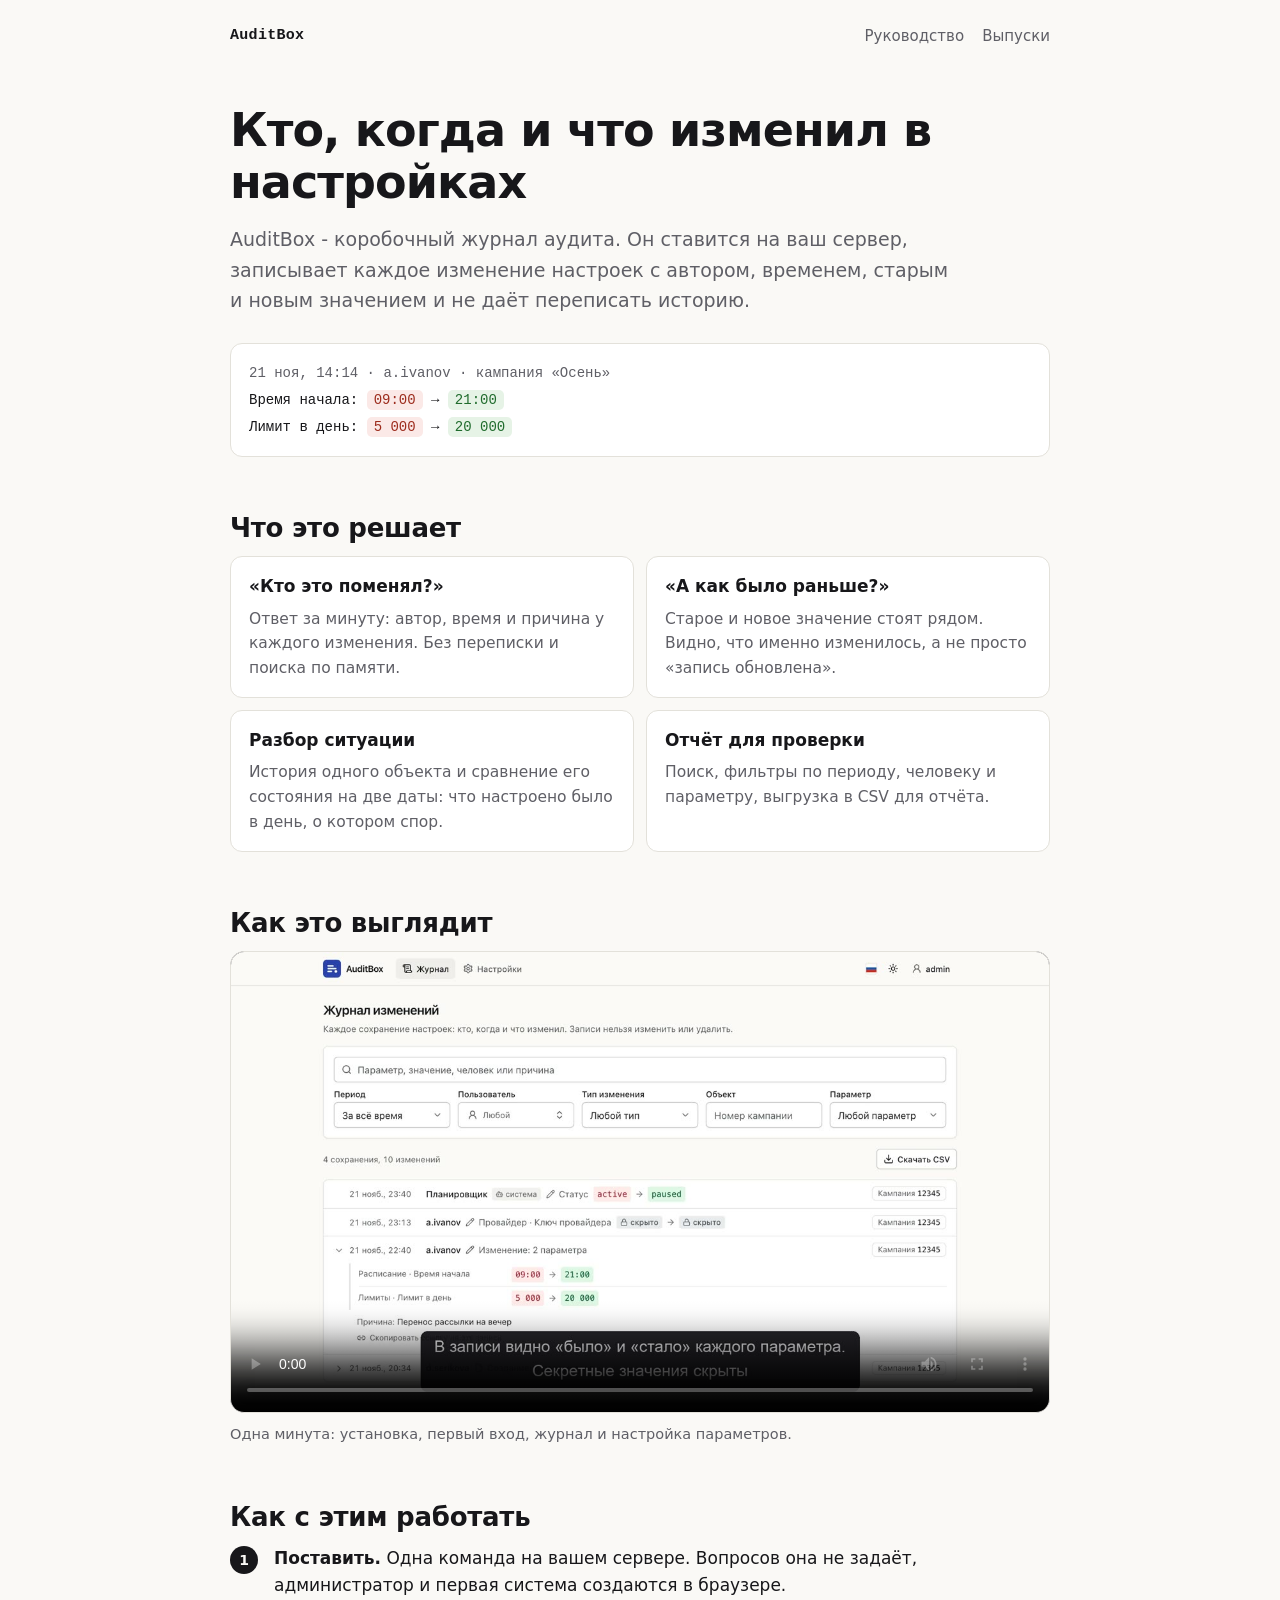
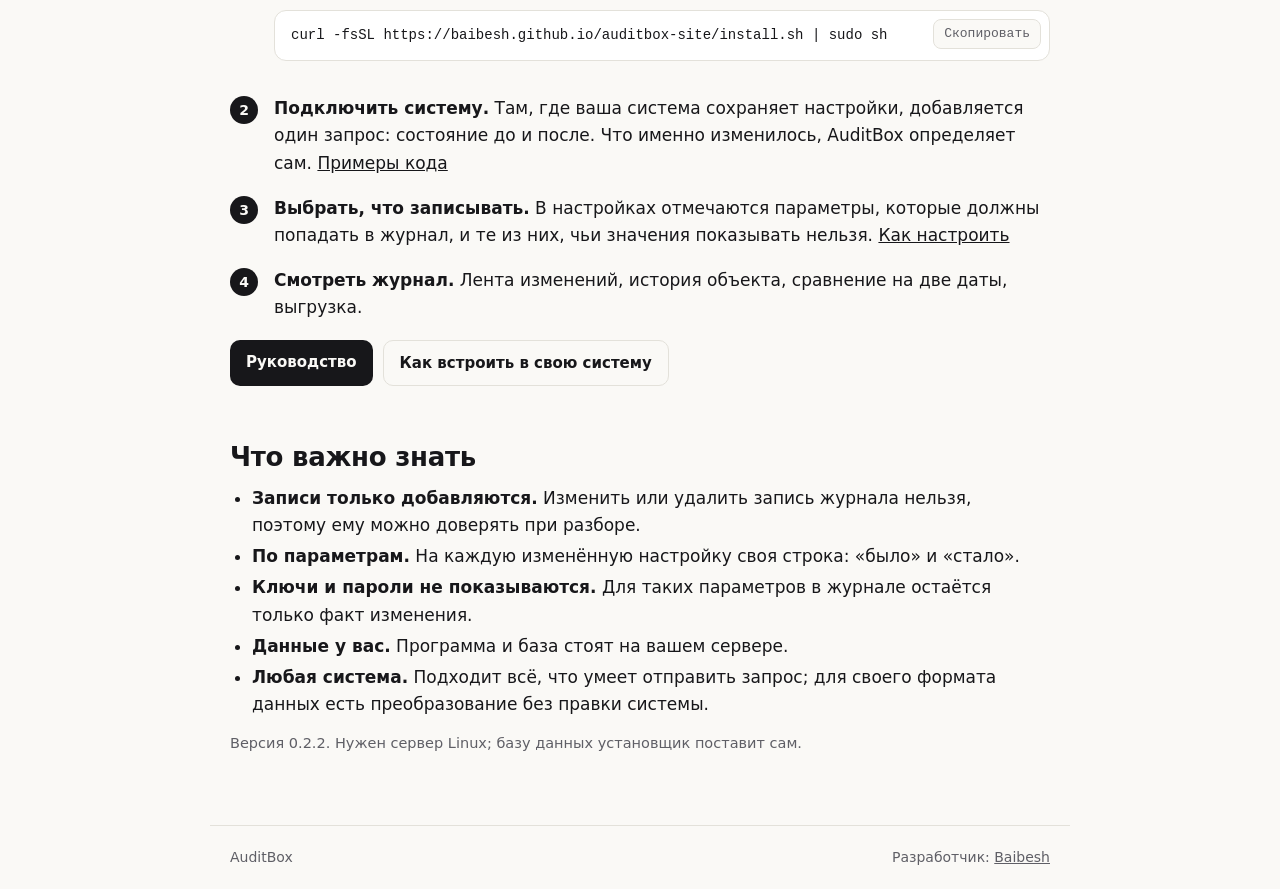
<file: index.html>
<!doctype html>
<html lang="ru">
<head>
<meta charset="utf-8">
<meta name="viewport" content="width=device-width, initial-scale=1">
<title>AuditBox - журнал изменений настроек</title>
<meta name="description" content="AuditBox - коробочный журнал аудита: кто, когда и что изменил в настройках вашей системы. Ставится на ваш сервер одной командой.">
<link rel="stylesheet" href="style.css">
</head>
<body>
<header class="top">
  <a class="mark" href="./">AuditBox</a>
  <nav class="top"><a href="guide.html">Руководство</a><a href="https://github.com/baibesh/auditbox-site/releases">Выпуски</a></nav>
</header>
<main>
  <h1>Кто, когда и что изменил в настройках</h1>
  <p class="lead">AuditBox - коробочный журнал аудита. Он ставится на ваш сервер, записывает каждое изменение настроек с автором, временем, старым и новым значением и не даёт переписать историю.</p>

  <div class="diff" aria-label="Пример записи журнала">
    <div class="who">21 ноя, 14:14 · a.ivanov · кампания «Осень»</div>
    <div>Время начала: <span class="old">09:00</span> → <span class="new">21:00</span></div>
    <div>Лимит в день: <span class="old">5 000</span> → <span class="new">20 000</span></div>
  </div>

  <h2 id="why">Что это решает</h2>
  <div class="cards">
    <div class="card"><h3>«Кто это поменял?»</h3><p>Ответ за минуту: автор, время и причина у каждого изменения. Без переписки и поиска по памяти.</p></div>
    <div class="card"><h3>«А как было раньше?»</h3><p>Старое и новое значение стоят рядом. Видно, что именно изменилось, а не просто «запись обновлена».</p></div>
    <div class="card"><h3>Разбор ситуации</h3><p>История одного объекта и сравнение его состояния на две даты: что настроено было в день, о котором спор.</p></div>
    <div class="card"><h3>Отчёт для проверки</h3><p>Поиск, фильтры по периоду, человеку и параметру, выгрузка в CSV для отчёта.</p></div>
  </div>

  <h2 id="video">Как это выглядит</h2>
  <video controls preload="metadata" poster="video/poster.jpg">
    <source src="video/auditbox-install.mp4" type="video/mp4">
  </video>
  <p class="small" style="margin-top:10px">Одна минута: установка, первый вход, журнал и настройка параметров.</p>

  <h2 id="how">Как с этим работать</h2>
  <ol class="steps">
    <li><strong>Поставить.</strong> Одна команда на вашем сервере. Вопросов она не задаёт, администратор и первая система создаются в браузере.
      <pre class="cmd" style="margin-top:10px"><code>curl -fsSL https://baibesh.github.io/auditbox-site/install.sh | sudo sh</code></pre>
    </li>
    <li><strong>Подключить систему.</strong> Там, где ваша система сохраняет настройки, добавляется один запрос: состояние до и после. Что именно изменилось, AuditBox определяет сам. <a href="guide.html#integrate">Примеры кода</a></li>
    <li><strong>Выбрать, что записывать.</strong> В настройках отмечаются параметры, которые должны попадать в журнал, и те из них, чьи значения показывать нельзя. <a href="guide.html#parameters">Как настроить</a></li>
    <li><strong>Смотреть журнал.</strong> Лента изменений, история объекта, сравнение на две даты, выгрузка.</li>
  </ol>
  <div class="row">
    <a class="button" href="guide.html">Руководство</a>
    <a class="button quiet" href="guide.html#integrate">Как встроить в свою систему</a>
  </div>

  <h2>Что важно знать</h2>
  <ul>
    <li><strong>Записи только добавляются.</strong> Изменить или удалить запись журнала нельзя, поэтому ему можно доверять при разборе.</li>
    <li><strong>По параметрам.</strong> На каждую изменённую настройку своя строка: «было» и «стало».</li>
    <li><strong>Ключи и пароли не показываются.</strong> Для таких параметров в журнале остаётся только факт изменения.</li>
    <li><strong>Данные у вас.</strong> Программа и база стоят на вашем сервере.</li>
    <li><strong>Любая система.</strong> Подходит всё, что умеет отправить запрос; для своего формата данных есть преобразование без правки системы.</li>
  </ul>
  <p class="small">Версия 0.2.2. Нужен сервер Linux; базу данных установщик поставит сам.</p>
</main>
<footer>
  <span>AuditBox</span>
  <span>Разработчик: <a href="https://github.com/baibesh">Baibesh</a></span>
</footer>
<script src="copy.js"></script>
</body>
</html>
</file>
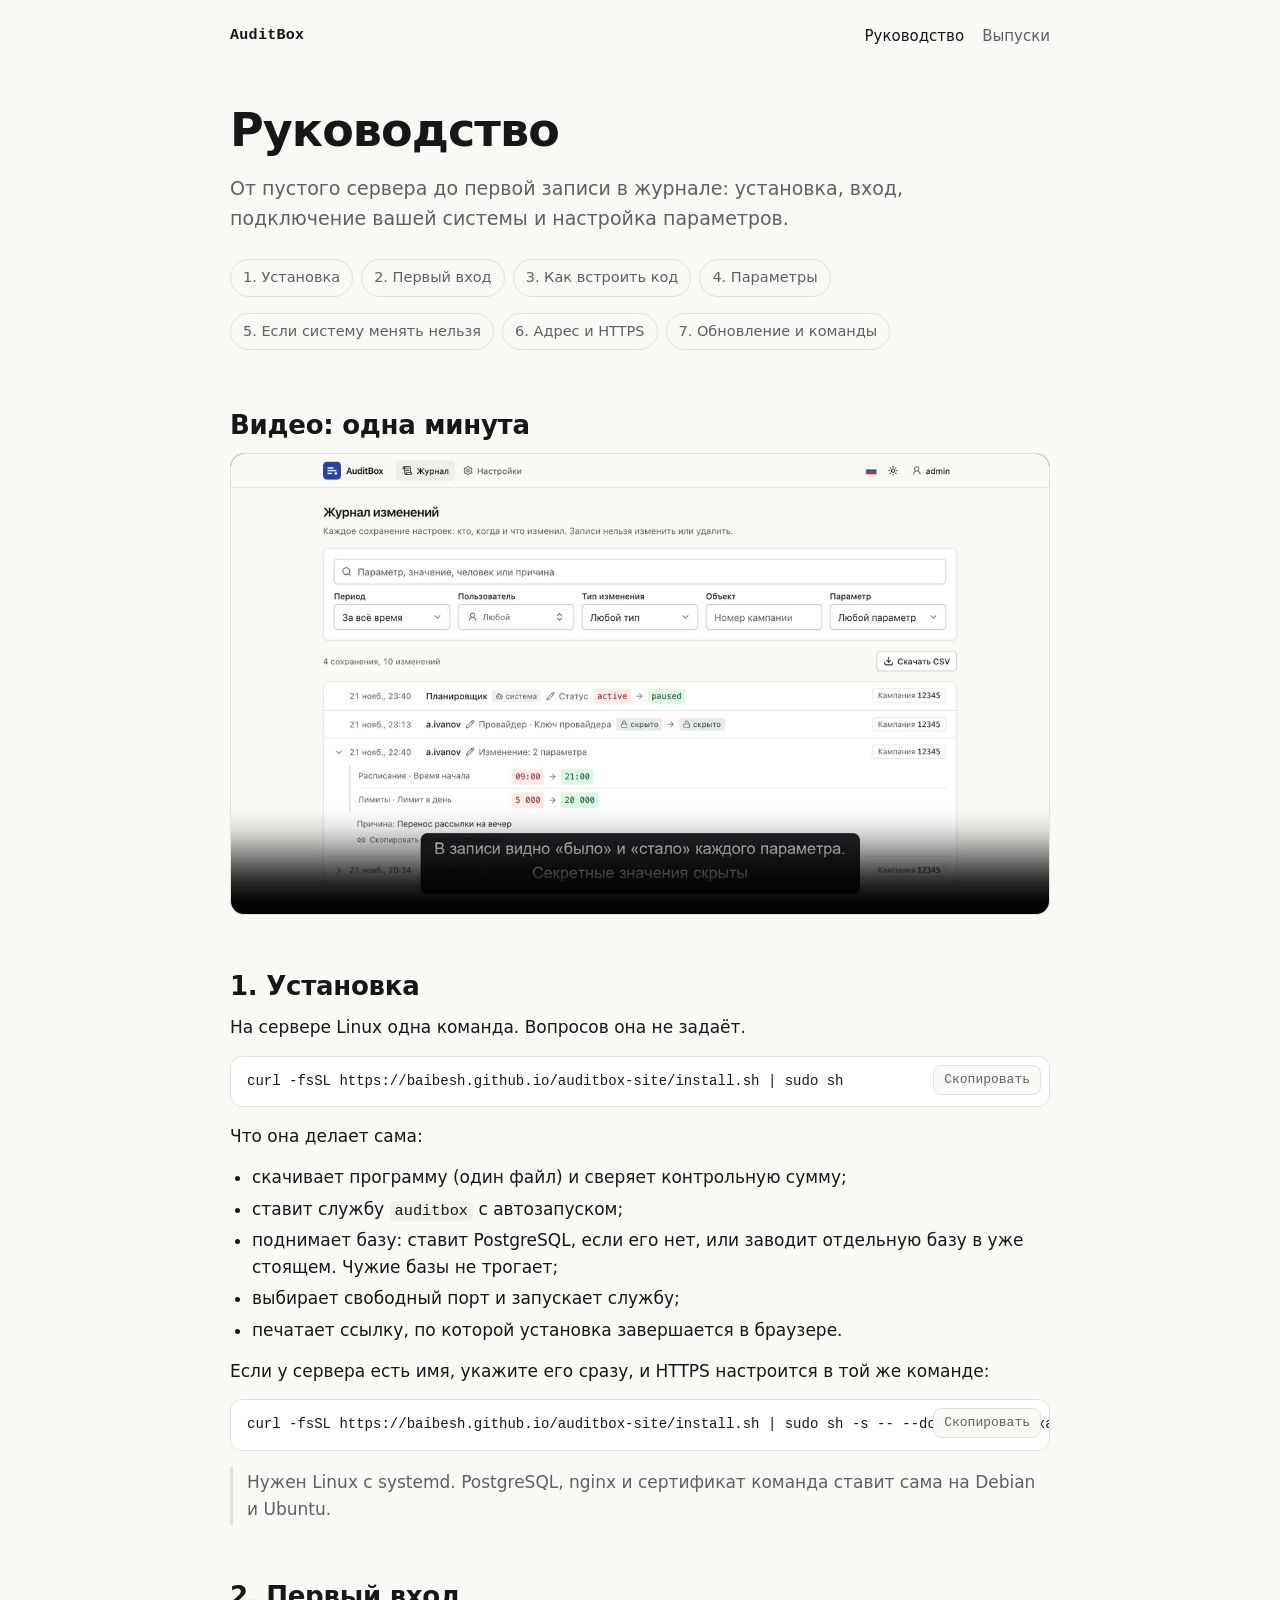
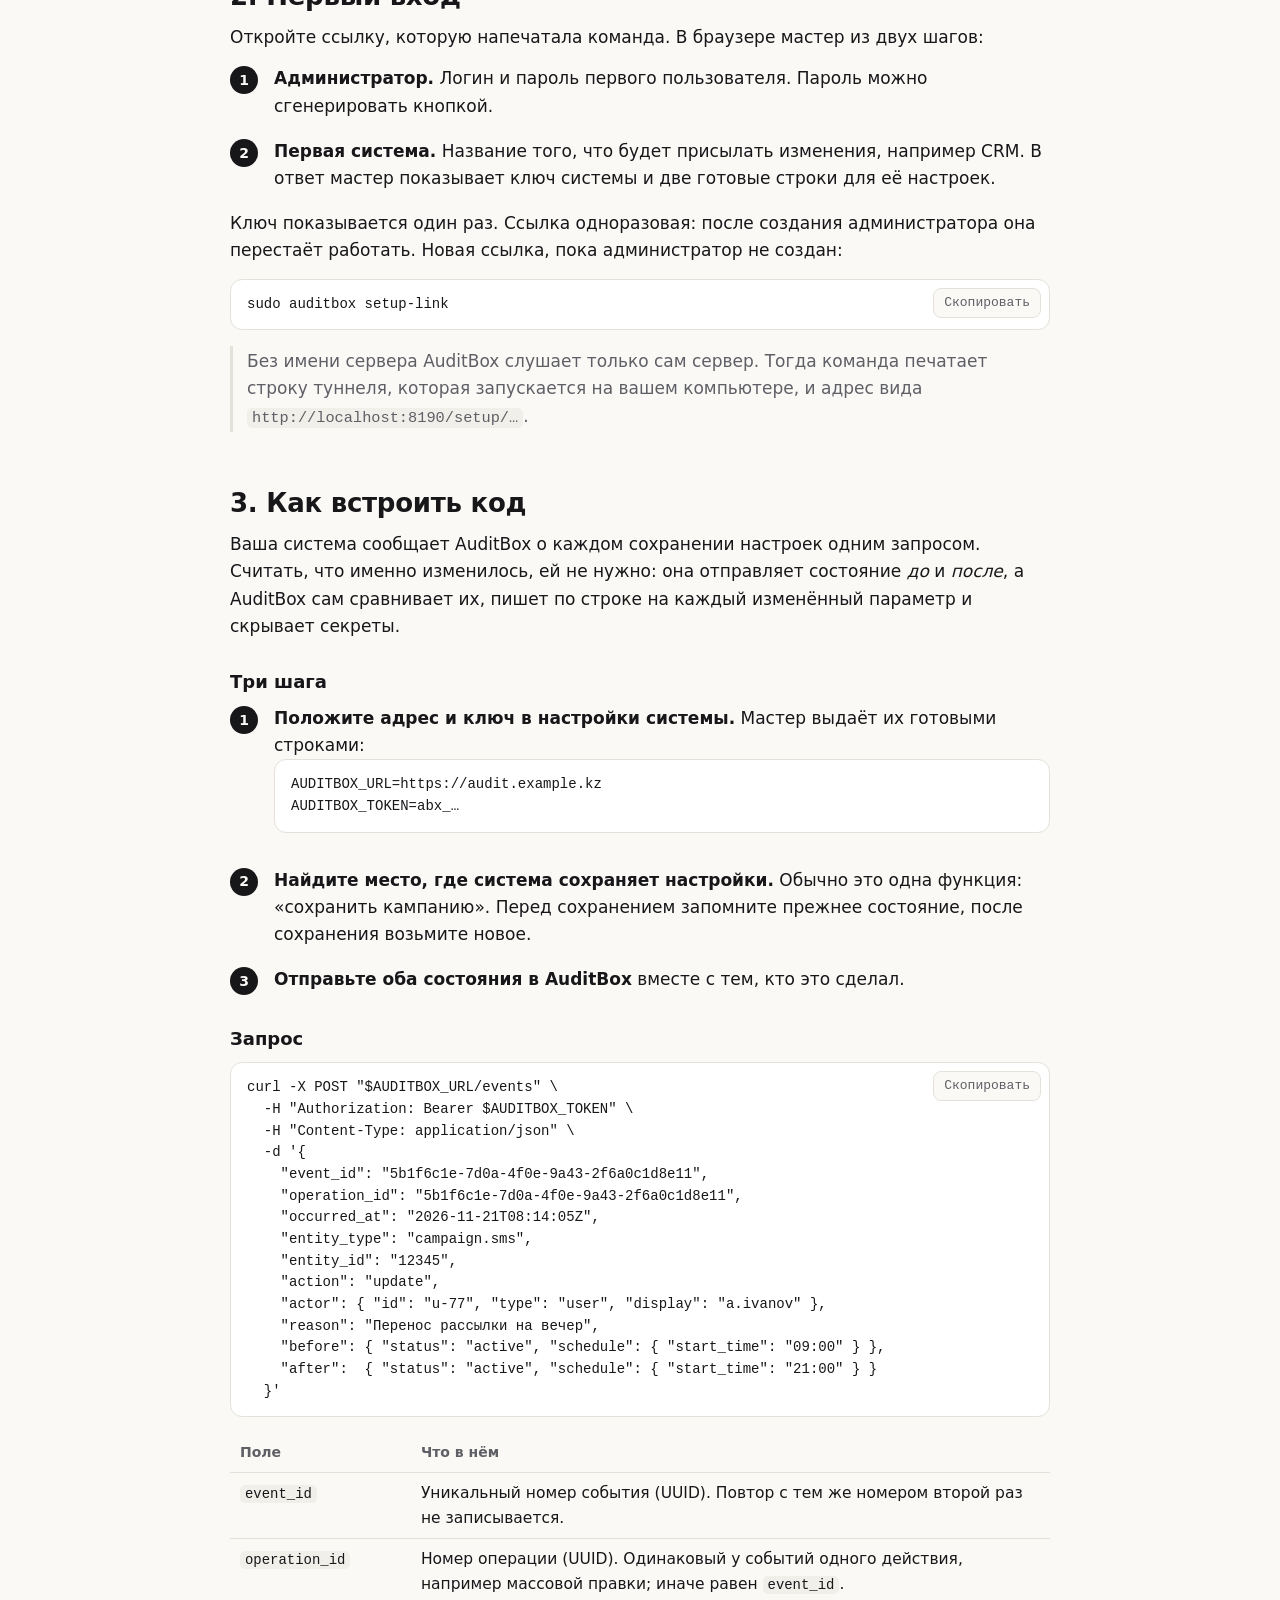
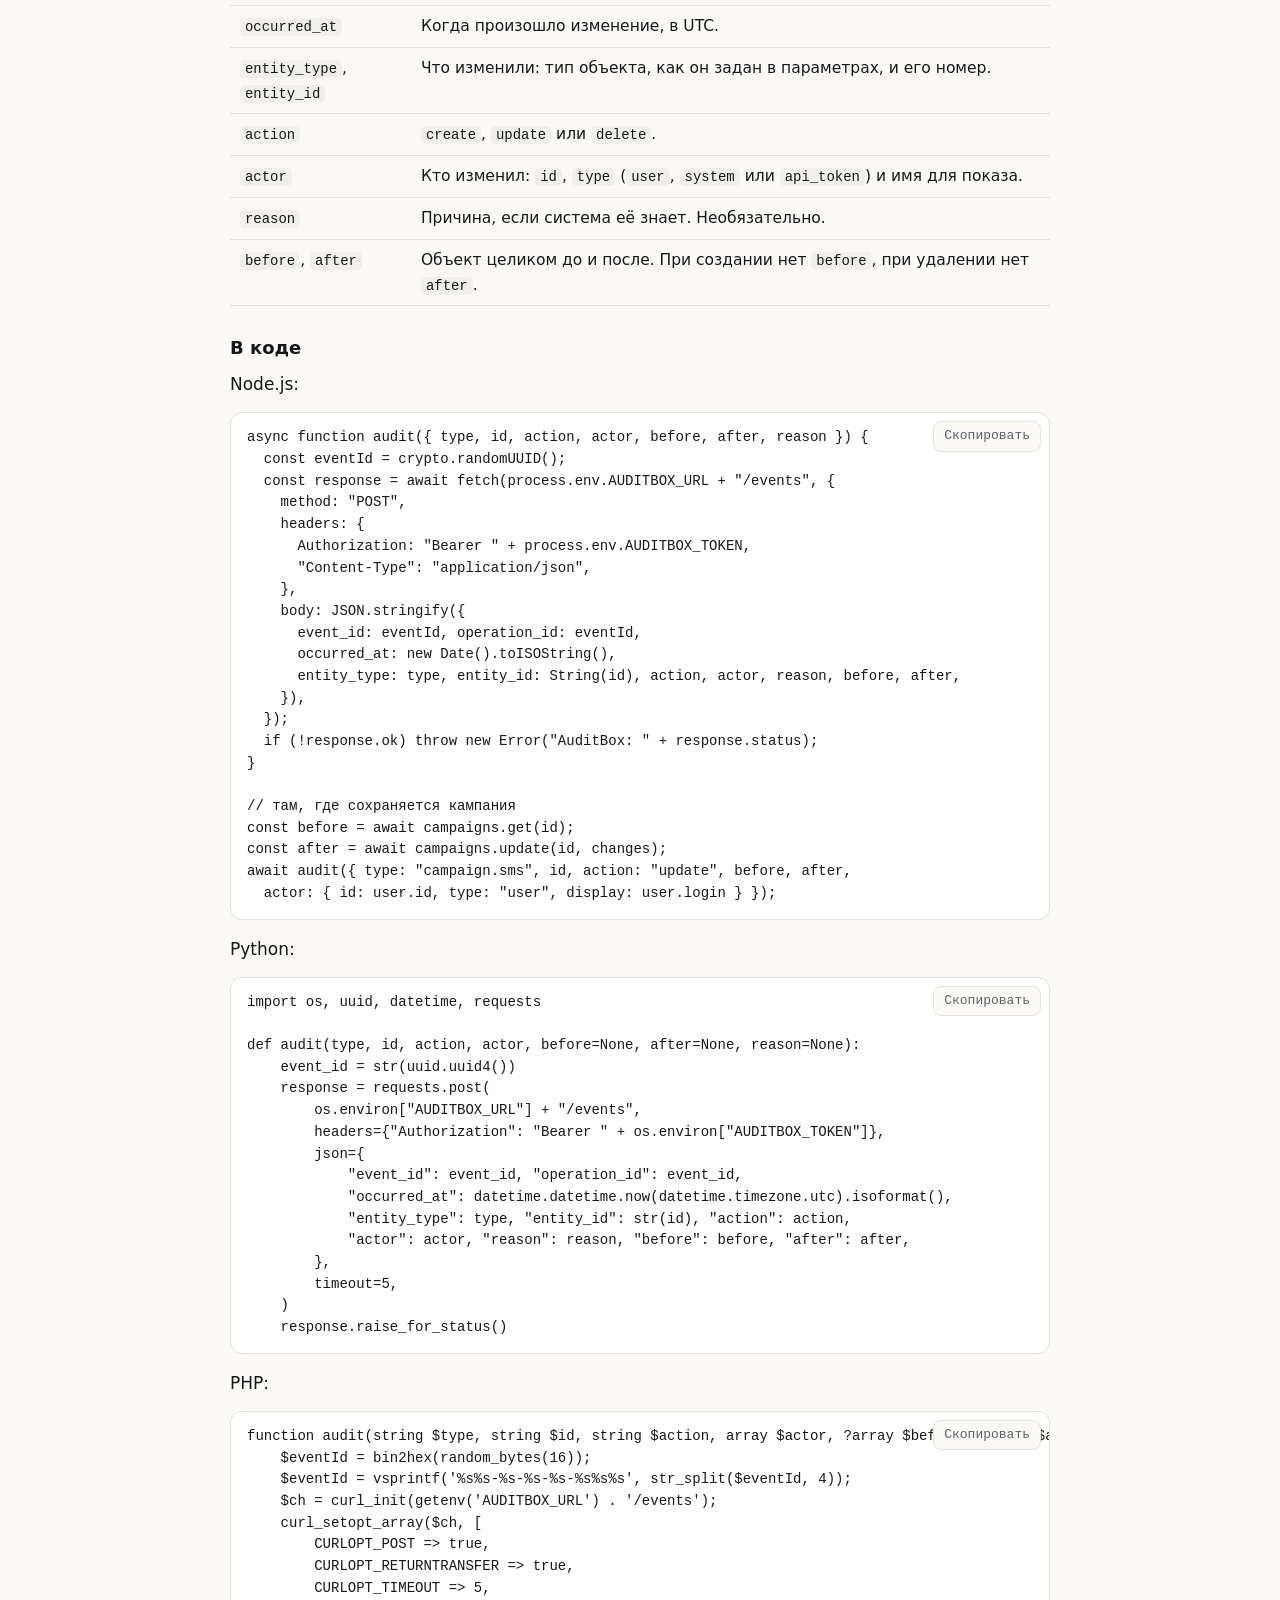
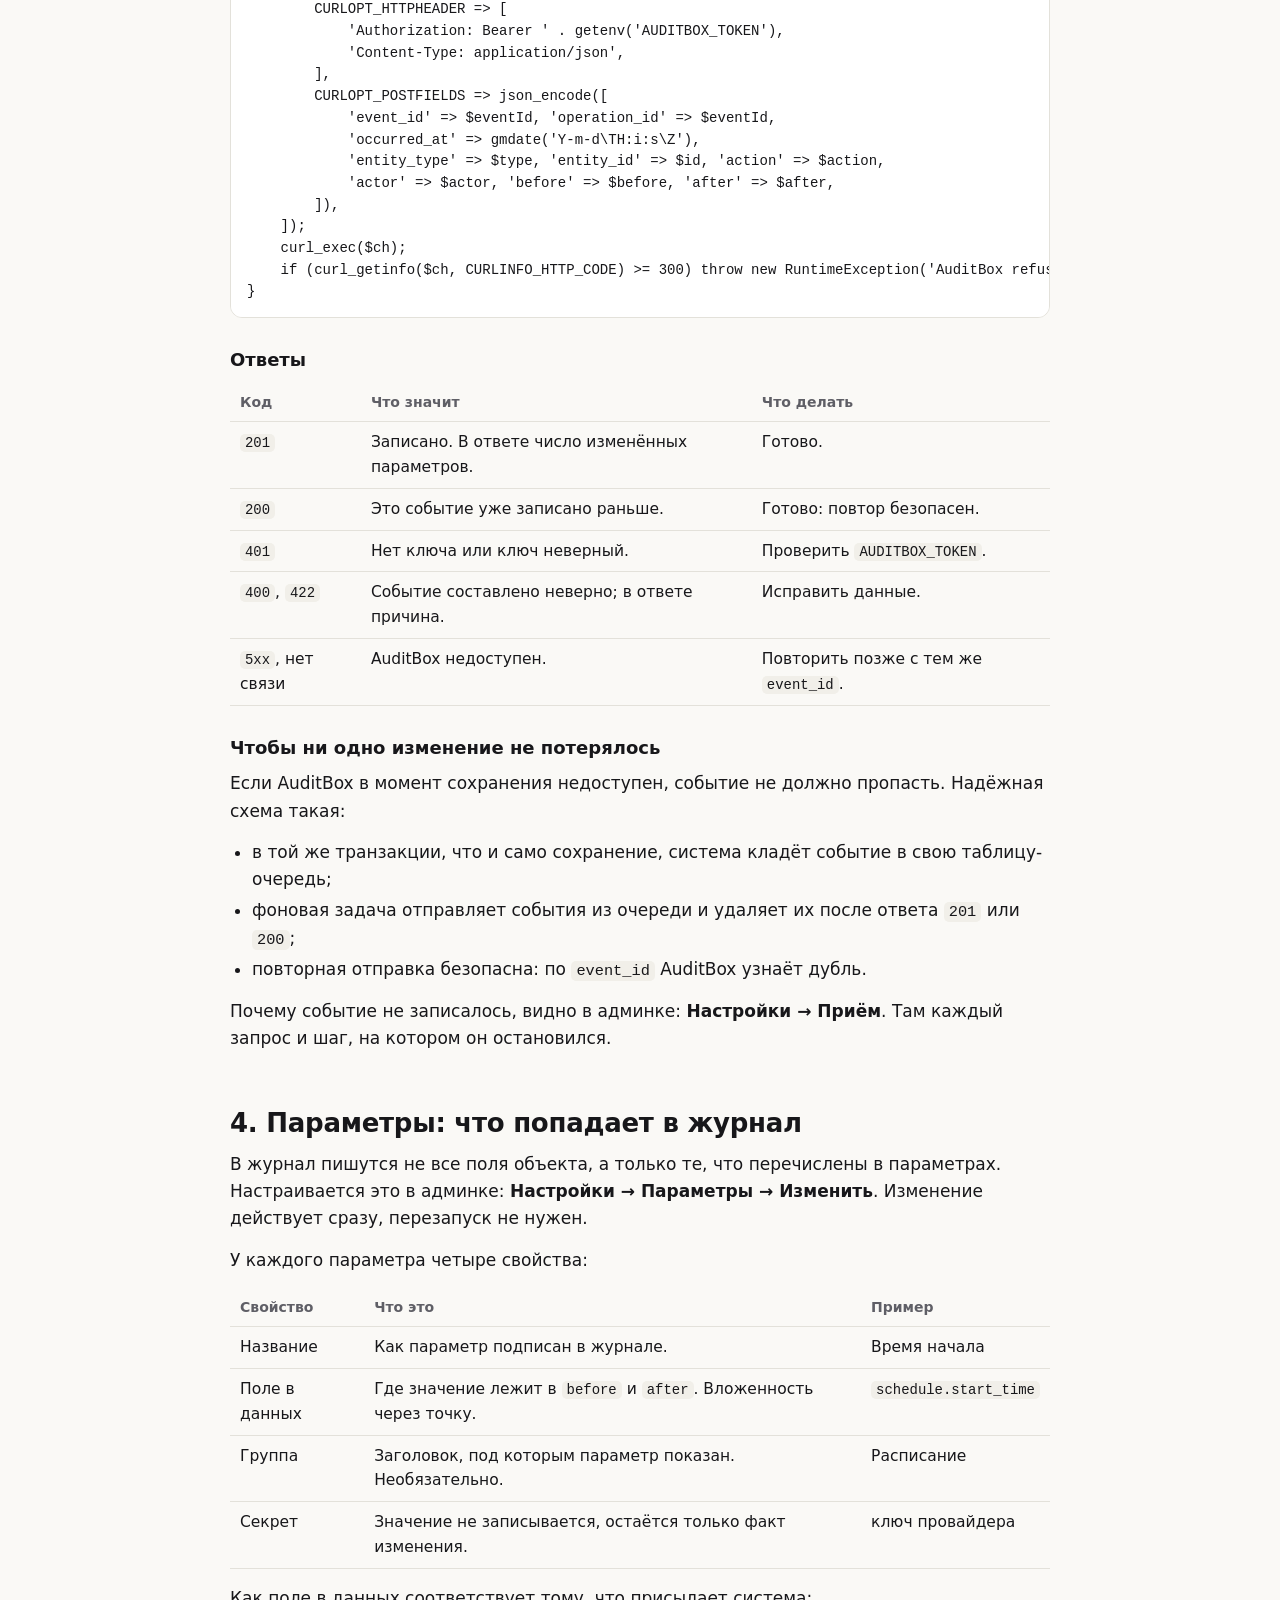
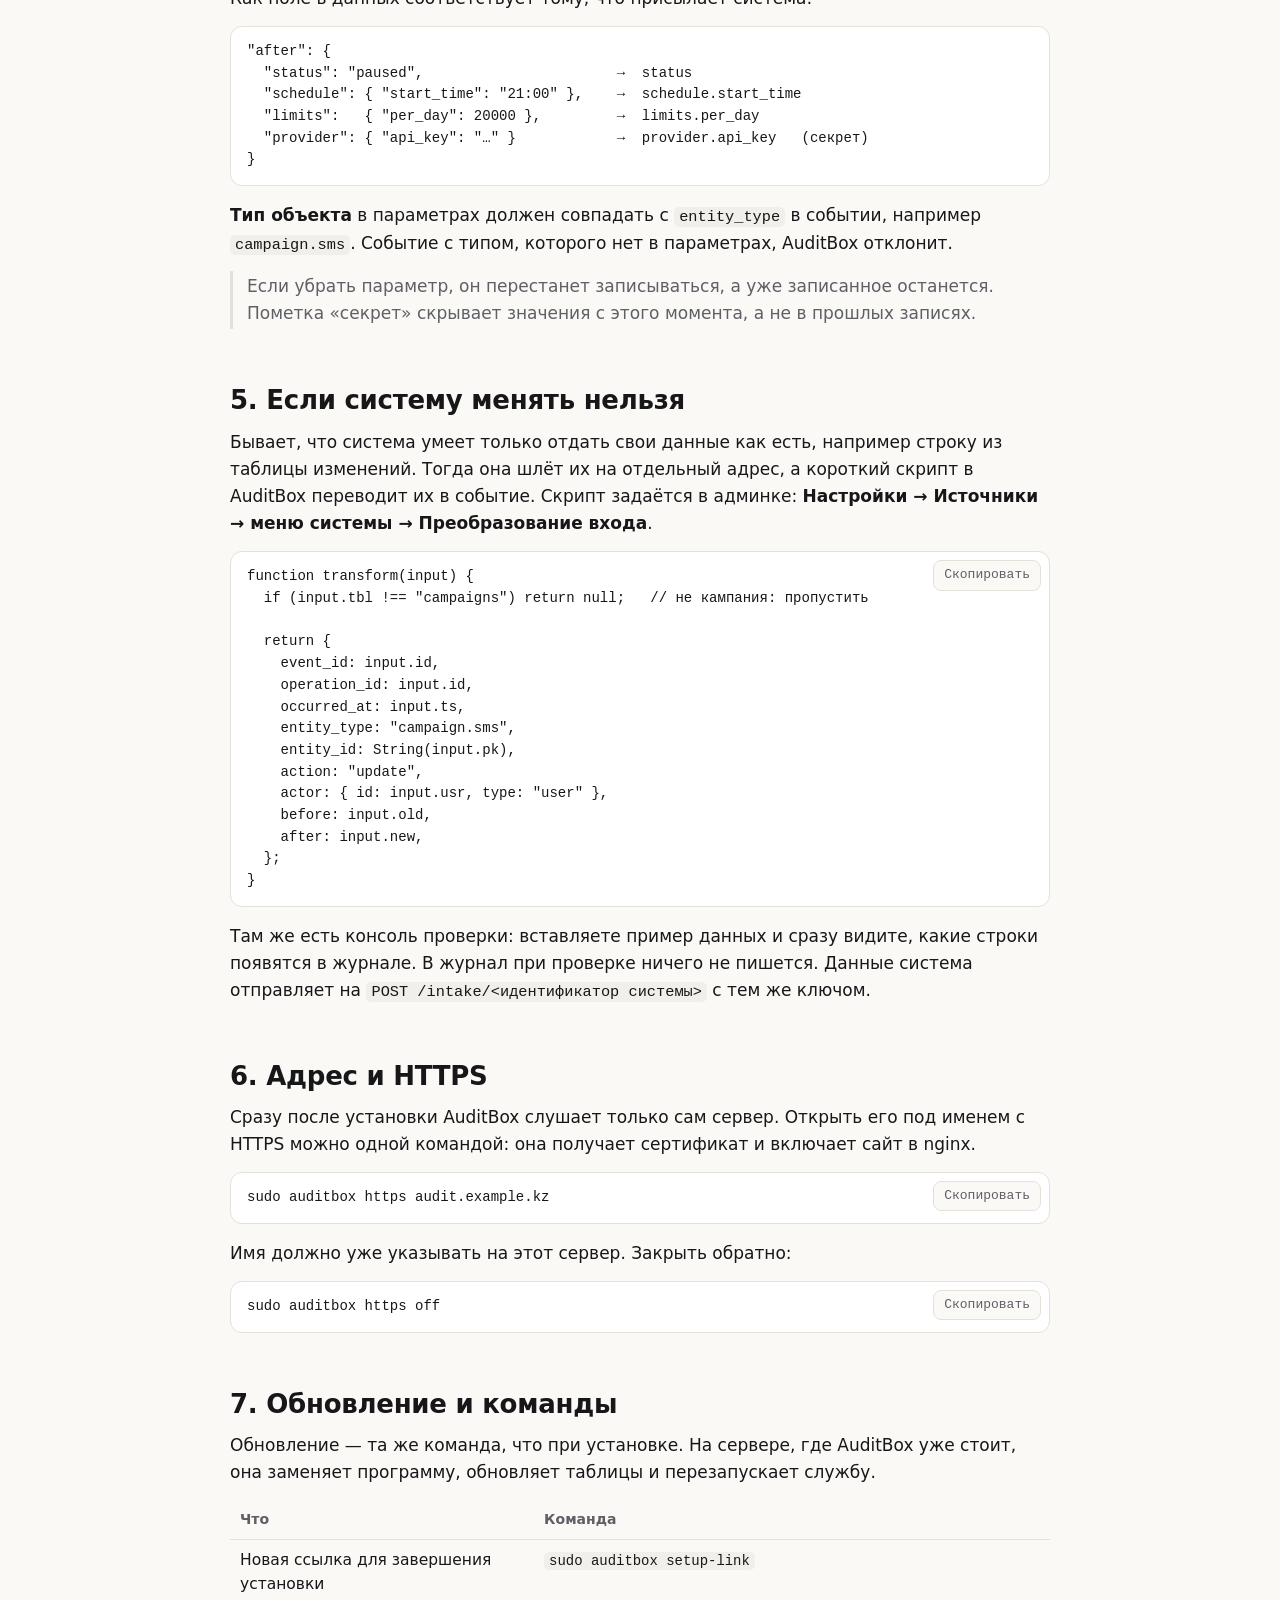
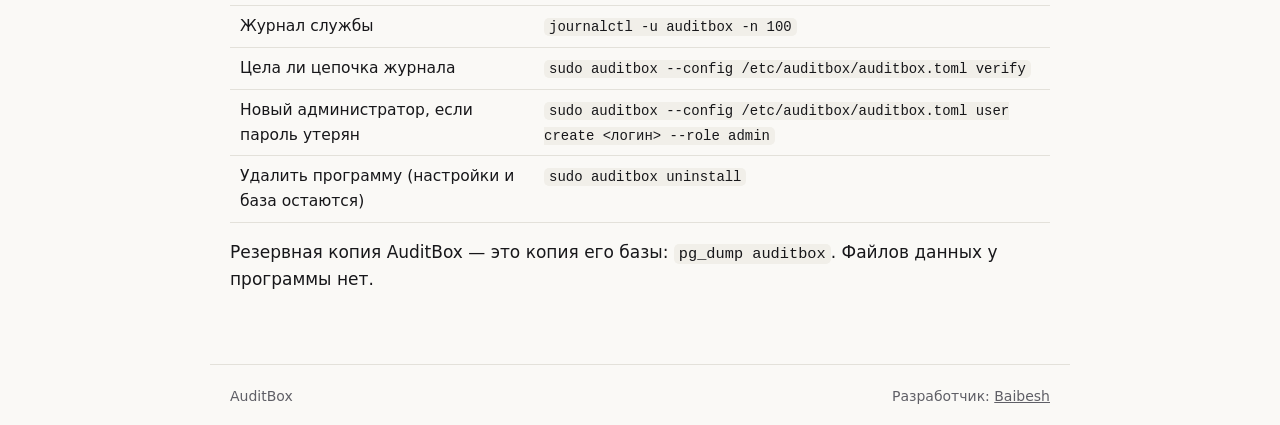
<file: guide.html>
<!doctype html>
<html lang="ru">
<head>
<meta charset="utf-8">
<meta name="viewport" content="width=device-width, initial-scale=1">
<title>Руководство - AuditBox</title>
<meta name="description" content="Как установить AuditBox, встроить отправку изменений в свою систему и настроить, какие параметры попадают в журнал.">
<link rel="stylesheet" href="style.css">
</head>
<body>
<header class="top">
  <a class="mark" href="./">AuditBox</a>
  <nav class="top"><a href="guide.html" aria-current="page">Руководство</a><a href="https://github.com/baibesh/auditbox-site/releases">Выпуски</a></nav>
</header>
<main>
  <h1>Руководство</h1>
  <p class="lead">От пустого сервера до первой записи в журнале: установка, вход, подключение вашей системы и настройка параметров.</p>
  <ul class="toc">
    <li><a href="#install">1. Установка</a></li>
    <li><a href="#first-run">2. Первый вход</a></li>
    <li><a href="#integrate">3. Как встроить код</a></li>
    <li><a href="#parameters">4. Параметры</a></li>
    <li><a href="#script">5. Если систему менять нельзя</a></li>
    <li><a href="#https">6. Адрес и HTTPS</a></li>
    <li><a href="#manage">7. Обновление и команды</a></li>
  </ul>

  <h2 id="video">Видео: одна минута</h2>
  <video controls preload="metadata" poster="video/poster.jpg">
    <source src="video/auditbox-install.mp4" type="video/mp4">
  </video>

  <h2 id="install">1. Установка</h2>
  <p>На сервере Linux одна команда. Вопросов она не задаёт.</p>
  <pre class="cmd"><code>curl -fsSL https://baibesh.github.io/auditbox-site/install.sh | sudo sh</code></pre>
  <p>Что она делает сама:</p>
  <ul>
    <li>скачивает программу (один файл) и сверяет контрольную сумму;</li>
    <li>ставит службу <code>auditbox</code> с автозапуском;</li>
    <li>поднимает базу: ставит PostgreSQL, если его нет, или заводит отдельную базу в уже стоящем. Чужие базы не трогает;</li>
    <li>выбирает свободный порт и запускает службу;</li>
    <li>печатает ссылку, по которой установка завершается в браузере.</li>
  </ul>
  <p>Если у сервера есть имя, укажите его сразу, и HTTPS настроится в той же команде:</p>
  <pre class="cmd"><code>curl -fsSL https://baibesh.github.io/auditbox-site/install.sh | sudo sh -s -- --domain audit.example.kz</code></pre>
  <p class="note">Нужен Linux с systemd. PostgreSQL, nginx и сертификат команда ставит сама на Debian и Ubuntu.</p>

  <h2 id="first-run">2. Первый вход</h2>
  <p>Откройте ссылку, которую напечатала команда. В браузере мастер из двух шагов:</p>
  <ol class="steps">
    <li><strong>Администратор.</strong> Логин и пароль первого пользователя. Пароль можно сгенерировать кнопкой.</li>
    <li><strong>Первая система.</strong> Название того, что будет присылать изменения, например CRM. В ответ мастер показывает ключ системы и две готовые строки для её настроек.</li>
  </ol>
  <p>Ключ показывается один раз. Ссылка одноразовая: после создания администратора она перестаёт работать. Новая ссылка, пока администратор не создан:</p>
  <pre class="cmd"><code>sudo auditbox setup-link</code></pre>
  <p class="note">Без имени сервера AuditBox слушает только сам сервер. Тогда команда печатает строку туннеля, которая запускается на вашем компьютере, и адрес вида <code>http://localhost:8190/setup/…</code>.</p>

  <h2 id="integrate">3. Как встроить код</h2>
  <p>Ваша система сообщает AuditBox о каждом сохранении настроек одним запросом. Считать, что именно изменилось, ей не нужно: она отправляет состояние <em>до</em> и <em>после</em>, а AuditBox сам сравнивает их, пишет по строке на каждый изменённый параметр и скрывает секреты.</p>

  <h3>Три шага</h3>
  <ol class="steps">
    <li><strong>Положите адрес и ключ в настройки системы.</strong> Мастер выдаёт их готовыми строками:
      <pre><code>AUDITBOX_URL=https://audit.example.kz
AUDITBOX_TOKEN=abx_…</code></pre>
    </li>
    <li><strong>Найдите место, где система сохраняет настройки.</strong> Обычно это одна функция: «сохранить кампанию». Перед сохранением запомните прежнее состояние, после сохранения возьмите новое.</li>
    <li><strong>Отправьте оба состояния в AuditBox</strong> вместе с тем, кто это сделал.</li>
  </ol>

  <h3>Запрос</h3>
  <pre class="cmd"><code>curl -X POST "$AUDITBOX_URL/events" \
  -H "Authorization: Bearer $AUDITBOX_TOKEN" \
  -H "Content-Type: application/json" \
  -d '{
    "event_id": "5b1f6c1e-7d0a-4f0e-9a43-2f6a0c1d8e11",
    "operation_id": "5b1f6c1e-7d0a-4f0e-9a43-2f6a0c1d8e11",
    "occurred_at": "2026-11-21T08:14:05Z",
    "entity_type": "campaign.sms",
    "entity_id": "12345",
    "action": "update",
    "actor": { "id": "u-77", "type": "user", "display": "a.ivanov" },
    "reason": "Перенос рассылки на вечер",
    "before": { "status": "active", "schedule": { "start_time": "09:00" } },
    "after":  { "status": "active", "schedule": { "start_time": "21:00" } }
  }'</code></pre>

  <table>
    <tr><th>Поле</th><th>Что в нём</th></tr>
    <tr><td><code>event_id</code></td><td>Уникальный номер события (UUID). Повтор с тем же номером второй раз не записывается.</td></tr>
    <tr><td><code>operation_id</code></td><td>Номер операции (UUID). Одинаковый у событий одного действия, например массовой правки; иначе равен <code>event_id</code>.</td></tr>
    <tr><td><code>occurred_at</code></td><td>Когда произошло изменение, в UTC.</td></tr>
    <tr><td><code>entity_type</code>, <code>entity_id</code></td><td>Что изменили: тип объекта, как он задан в параметрах, и его номер.</td></tr>
    <tr><td><code>action</code></td><td><code>create</code>, <code>update</code> или <code>delete</code>.</td></tr>
    <tr><td><code>actor</code></td><td>Кто изменил: <code>id</code>, <code>type</code> (<code>user</code>, <code>system</code> или <code>api_token</code>) и имя для показа.</td></tr>
    <tr><td><code>reason</code></td><td>Причина, если система её знает. Необязательно.</td></tr>
    <tr><td><code>before</code>, <code>after</code></td><td>Объект целиком до и после. При создании нет <code>before</code>, при удалении нет <code>after</code>.</td></tr>
  </table>

  <h3>В коде</h3>
  <p>Node.js:</p>
  <pre class="cmd"><code>async function audit({ type, id, action, actor, before, after, reason }) {
  const eventId = crypto.randomUUID();
  const response = await fetch(process.env.AUDITBOX_URL + "/events", {
    method: "POST",
    headers: {
      Authorization: "Bearer " + process.env.AUDITBOX_TOKEN,
      "Content-Type": "application/json",
    },
    body: JSON.stringify({
      event_id: eventId, operation_id: eventId,
      occurred_at: new Date().toISOString(),
      entity_type: type, entity_id: String(id), action, actor, reason, before, after,
    }),
  });
  if (!response.ok) throw new Error("AuditBox: " + response.status);
}

// там, где сохраняется кампания
const before = await campaigns.get(id);
const after = await campaigns.update(id, changes);
await audit({ type: "campaign.sms", id, action: "update", before, after,
  actor: { id: user.id, type: "user", display: user.login } });</code></pre>

  <p>Python:</p>
  <pre class="cmd"><code>import os, uuid, datetime, requests

def audit(type, id, action, actor, before=None, after=None, reason=None):
    event_id = str(uuid.uuid4())
    response = requests.post(
        os.environ["AUDITBOX_URL"] + "/events",
        headers={"Authorization": "Bearer " + os.environ["AUDITBOX_TOKEN"]},
        json={
            "event_id": event_id, "operation_id": event_id,
            "occurred_at": datetime.datetime.now(datetime.timezone.utc).isoformat(),
            "entity_type": type, "entity_id": str(id), "action": action,
            "actor": actor, "reason": reason, "before": before, "after": after,
        },
        timeout=5,
    )
    response.raise_for_status()</code></pre>

  <p>PHP:</p>
  <pre class="cmd"><code>function audit(string $type, string $id, string $action, array $actor, ?array $before, ?array $after): void {
    $eventId = bin2hex(random_bytes(16));
    $eventId = vsprintf('%s%s-%s-%s-%s-%s%s%s', str_split($eventId, 4));
    $ch = curl_init(getenv('AUDITBOX_URL') . '/events');
    curl_setopt_array($ch, [
        CURLOPT_POST => true,
        CURLOPT_RETURNTRANSFER => true,
        CURLOPT_TIMEOUT => 5,
        CURLOPT_HTTPHEADER => [
            'Authorization: Bearer ' . getenv('AUDITBOX_TOKEN'),
            'Content-Type: application/json',
        ],
        CURLOPT_POSTFIELDS => json_encode([
            'event_id' => $eventId, 'operation_id' => $eventId,
            'occurred_at' => gmdate('Y-m-d\TH:i:s\Z'),
            'entity_type' => $type, 'entity_id' => $id, 'action' => $action,
            'actor' => $actor, 'before' => $before, 'after' => $after,
        ]),
    ]);
    curl_exec($ch);
    if (curl_getinfo($ch, CURLINFO_HTTP_CODE) >= 300) throw new RuntimeException('AuditBox refused the event');
}</code></pre>

  <h3>Ответы</h3>
  <table>
    <tr><th>Код</th><th>Что значит</th><th>Что делать</th></tr>
    <tr><td><code>201</code></td><td>Записано. В ответе число изменённых параметров.</td><td>Готово.</td></tr>
    <tr><td><code>200</code></td><td>Это событие уже записано раньше.</td><td>Готово: повтор безопасен.</td></tr>
    <tr><td><code>401</code></td><td>Нет ключа или ключ неверный.</td><td>Проверить <code>AUDITBOX_TOKEN</code>.</td></tr>
    <tr><td><code>400</code>, <code>422</code></td><td>Событие составлено неверно; в ответе причина.</td><td>Исправить данные.</td></tr>
    <tr><td><code>5xx</code>, нет связи</td><td>AuditBox недоступен.</td><td>Повторить позже с тем же <code>event_id</code>.</td></tr>
  </table>

  <h3>Чтобы ни одно изменение не потерялось</h3>
  <p>Если AuditBox в момент сохранения недоступен, событие не должно пропасть. Надёжная схема такая:</p>
  <ul>
    <li>в той же транзакции, что и само сохранение, система кладёт событие в свою таблицу-очередь;</li>
    <li>фоновая задача отправляет события из очереди и удаляет их после ответа <code>201</code> или <code>200</code>;</li>
    <li>повторная отправка безопасна: по <code>event_id</code> AuditBox узнаёт дубль.</li>
  </ul>
  <p>Почему событие не записалось, видно в админке: <strong>Настройки → Приём</strong>. Там каждый запрос и шаг, на котором он остановился.</p>

  <h2 id="parameters">4. Параметры: что попадает в журнал</h2>
  <p>В журнал пишутся не все поля объекта, а только те, что перечислены в параметрах. Настраивается это в админке: <strong>Настройки → Параметры → Изменить</strong>. Изменение действует сразу, перезапуск не нужен.</p>
  <p>У каждого параметра четыре свойства:</p>
  <table>
    <tr><th>Свойство</th><th>Что это</th><th>Пример</th></tr>
    <tr><td>Название</td><td>Как параметр подписан в журнале.</td><td>Время начала</td></tr>
    <tr><td>Поле в данных</td><td>Где значение лежит в <code>before</code> и <code>after</code>. Вложенность через точку.</td><td><code>schedule.start_time</code></td></tr>
    <tr><td>Группа</td><td>Заголовок, под которым параметр показан. Необязательно.</td><td>Расписание</td></tr>
    <tr><td>Секрет</td><td>Значение не записывается, остаётся только факт изменения.</td><td>ключ провайдера</td></tr>
  </table>
  <p>Как поле в данных соответствует тому, что присылает система:</p>
  <pre><code>"after": {
  "status": "paused",                       →  status
  "schedule": { "start_time": "21:00" },    →  schedule.start_time
  "limits":   { "per_day": 20000 },         →  limits.per_day
  "provider": { "api_key": "…" }            →  provider.api_key   (секрет)
}</code></pre>
  <p><strong>Тип объекта</strong> в параметрах должен совпадать с <code>entity_type</code> в событии, например <code>campaign.sms</code>. Событие с типом, которого нет в параметрах, AuditBox отклонит.</p>
  <p class="note">Если убрать параметр, он перестанет записываться, а уже записанное останется. Пометка «секрет» скрывает значения с этого момента, а не в прошлых записях.</p>

  <h2 id="script">5. Если систему менять нельзя</h2>
  <p>Бывает, что система умеет только отдать свои данные как есть, например строку из таблицы изменений. Тогда она шлёт их на отдельный адрес, а короткий скрипт в AuditBox переводит их в событие. Скрипт задаётся в админке: <strong>Настройки → Источники → меню системы → Преобразование входа</strong>.</p>
  <pre class="cmd"><code>function transform(input) {
  if (input.tbl !== "campaigns") return null;   // не кампания: пропустить

  return {
    event_id: input.id,
    operation_id: input.id,
    occurred_at: input.ts,
    entity_type: "campaign.sms",
    entity_id: String(input.pk),
    action: "update",
    actor: { id: input.usr, type: "user" },
    before: input.old,
    after: input.new,
  };
}</code></pre>
  <p>Там же есть консоль проверки: вставляете пример данных и сразу видите, какие строки появятся в журнале. В журнал при проверке ничего не пишется. Данные система отправляет на <code>POST /intake/&lt;идентификатор системы&gt;</code> с тем же ключом.</p>

  <h2 id="https">6. Адрес и HTTPS</h2>
  <p>Сразу после установки AuditBox слушает только сам сервер. Открыть его под именем с HTTPS можно одной командой: она получает сертификат и включает сайт в nginx.</p>
  <pre class="cmd"><code>sudo auditbox https audit.example.kz</code></pre>
  <p>Имя должно уже указывать на этот сервер. Закрыть обратно:</p>
  <pre class="cmd"><code>sudo auditbox https off</code></pre>

  <h2 id="manage">7. Обновление и команды</h2>
  <p>Обновление — та же команда, что при установке. На сервере, где AuditBox уже стоит, она заменяет программу, обновляет таблицы и перезапускает службу.</p>
  <table>
    <tr><th>Что</th><th>Команда</th></tr>
    <tr><td>Новая ссылка для завершения установки</td><td><code>sudo auditbox setup-link</code></td></tr>
    <tr><td>Журнал службы</td><td><code>journalctl -u auditbox -n 100</code></td></tr>
    <tr><td>Цела ли цепочка журнала</td><td><code>sudo auditbox --config /etc/auditbox/auditbox.toml verify</code></td></tr>
    <tr><td>Новый администратор, если пароль утерян</td><td><code>sudo auditbox --config /etc/auditbox/auditbox.toml user create &lt;логин&gt; --role admin</code></td></tr>
    <tr><td>Удалить программу (настройки и база остаются)</td><td><code>sudo auditbox uninstall</code></td></tr>
  </table>
  <p>Резервная копия AuditBox — это копия его базы: <code>pg_dump auditbox</code>. Файлов данных у программы нет.</p>
</main>
<footer>
  <span>AuditBox</span>
  <span>Разработчик: <a href="https://github.com/baibesh">Baibesh</a></span>
</footer>
<script src="copy.js"></script>
</body>
</html>
</file>
<file: style.css>
:root {
  --bg: #faf9f6; --ink: #17171a; --muted: #5f5f66; --line: #e3e1da; --card: #ffffff; --accent: #2f3a9e;
  --old-bg: #fbe9e7; --old: #9c2b1c; --new-bg: #e6f3e6; --new: #1f6b2c; --code-bg: #f1efe9;
}
@media (prefers-color-scheme: dark) {
  :root {
    --bg: #141416; --ink: #f1f0ec; --muted: #a0a0a8; --line: #2c2c31; --card: #1b1b1f; --accent: #a9b2ff;
    --old-bg: #3a1c18; --old: #f0a79b; --new-bg: #17321c; --new: #9fd8a8; --code-bg: #202024;
  }
}
* { box-sizing: border-box; }
html { scroll-behavior: smooth; }
body {
  margin: 0; min-height: 100vh; display: flex; flex-direction: column;
  background: var(--bg); color: var(--ink);
  font: 17px/1.6 system-ui, -apple-system, "Segoe UI", Roboto, sans-serif;
}
a { color: inherit; }
header.top { width: 100%; max-width: 860px; margin: 0 auto; padding: 22px 20px 0; display: flex; align-items: center; justify-content: space-between; gap: 16px; }
.mark { font: 600 15px/1 ui-monospace, SFMono-Regular, Menlo, monospace; letter-spacing: .02em; text-decoration: none; }
nav.top a { font-size: 15px; color: var(--muted); text-decoration: none; margin-left: 18px; }
nav.top a:hover, nav.top a[aria-current] { color: var(--ink); }
main { flex: 1; width: 100%; max-width: 860px; margin: 0 auto; padding: 40px 20px 56px; }
h1 { font-size: clamp(30px, 5.4vw, 46px); line-height: 1.12; margin: 16px 0 16px; font-weight: 650; letter-spacing: -.02em; }
h2 { font-size: 26px; line-height: 1.2; margin: 56px 0 12px; letter-spacing: -.01em; scroll-margin-top: 20px; }
h3 { font-size: 18px; margin: 28px 0 8px; }
p { margin: 0 0 14px; }
.lead { color: var(--muted); max-width: 60ch; font-size: 19px; }
.muted { color: var(--muted); }
.small { font-size: 14.5px; color: var(--muted); }
ul, ol { margin: 0 0 14px; padding-left: 22px; }
li { margin: 4px 0; }
code { font-family: ui-monospace, SFMono-Regular, Menlo, monospace; font-size: .9em; background: var(--code-bg); padding: 1px 5px; border-radius: 5px; }
pre { margin: 0 0 16px; padding: 14px 16px; border: 1px solid var(--line); border-radius: 12px; background: var(--card); overflow-x: auto; font: 14px/1.55 ui-monospace, SFMono-Regular, Menlo, monospace; }
pre code { background: none; padding: 0; font-size: 1em; }
.cmd { position: relative; }
.cmd button { position: absolute; top: 8px; right: 8px; font: inherit; font-size: 13px; padding: 4px 10px; border-radius: 8px; border: 1px solid var(--line); background: var(--bg); color: var(--muted); cursor: pointer; }
.cmd button:hover { color: var(--ink); }
video { width: 100%; height: auto; display: block; border-radius: 14px; border: 1px solid var(--line); background: #1e1e2e; }
.button { display: inline-block; padding: 10px 16px; border-radius: 10px; background: var(--ink); color: var(--bg); text-decoration: none; font-weight: 600; font-size: 15px; }
.button.quiet { background: transparent; color: var(--ink); border: 1px solid var(--line); }
.row { display: flex; flex-wrap: wrap; gap: 10px; margin: 0 0 18px; }
table { width: 100%; border-collapse: collapse; margin: 0 0 16px; font-size: 15.5px; }
th, td { text-align: left; padding: 8px 10px; border-bottom: 1px solid var(--line); vertical-align: top; }
th { font-weight: 600; color: var(--muted); font-size: 14px; }
.steps { list-style: none; padding: 0; counter-reset: step; }
.steps > li { counter-increment: step; position: relative; padding: 0 0 4px 44px; margin: 0 0 14px; }
.steps > li::before { content: counter(step); position: absolute; left: 0; top: 1px; width: 28px; height: 28px; border-radius: 50%; display: grid; place-items: center; font-size: 14px; font-weight: 650; background: var(--ink); color: var(--bg); }
.toc { display: flex; flex-wrap: wrap; gap: 8px; margin: 22px 0 0; padding: 0; list-style: none; }
.toc a { display: inline-block; padding: 6px 12px; border: 1px solid var(--line); border-radius: 999px; font-size: 14.5px; text-decoration: none; color: var(--muted); }
.toc a:hover { color: var(--ink); }
.note { border-left: 3px solid var(--line); padding: 2px 0 2px 14px; color: var(--muted); margin: 0 0 16px; }
.diff { margin: 28px 0; padding: 16px 18px; border: 1px solid var(--line); border-radius: 12px; background: var(--card); font: 14px/1.9 ui-monospace, SFMono-Regular, Menlo, monospace; overflow-x: auto; white-space: nowrap; }
.diff .who { color: var(--muted); }
.old, .new { padding: 2px 7px; border-radius: 5px; }
.old { background: var(--old-bg); color: var(--old); }
.new { background: var(--new-bg); color: var(--new); }
footer { max-width: 860px; width: 100%; margin: 0 auto; padding: 20px; border-top: 1px solid var(--line); font-size: 14px; color: var(--muted); display: flex; gap: 16px; flex-wrap: wrap; justify-content: space-between; }
.cards { display: grid; grid-template-columns: repeat(2, 1fr); gap: 12px; margin: 0 0 8px; }
@media (max-width: 600px) { .cards { grid-template-columns: 1fr; } }
.card { border: 1px solid var(--line); border-radius: 12px; background: var(--card); padding: 16px 18px; }
.card h3 { margin: 0 0 6px; font-size: 17px; }
.card p { margin: 0; color: var(--muted); font-size: 15.5px; }
</file>
